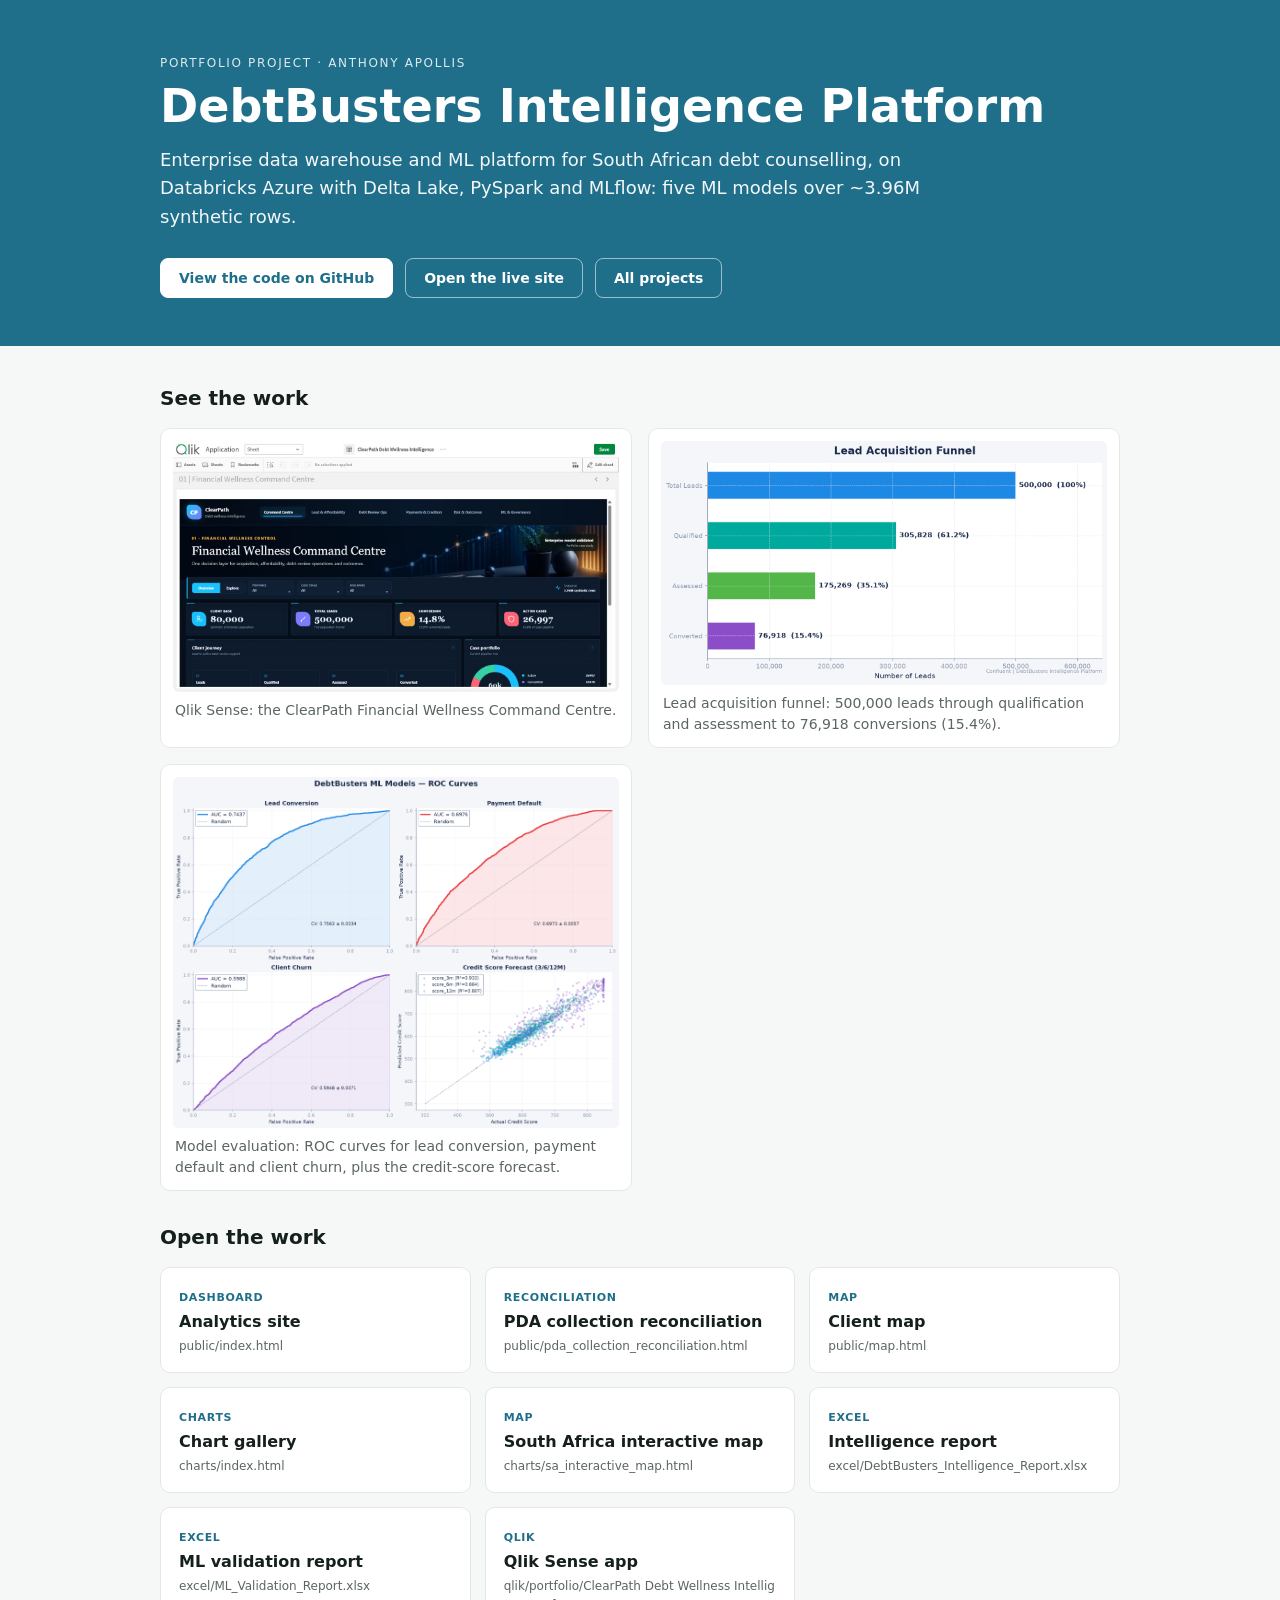
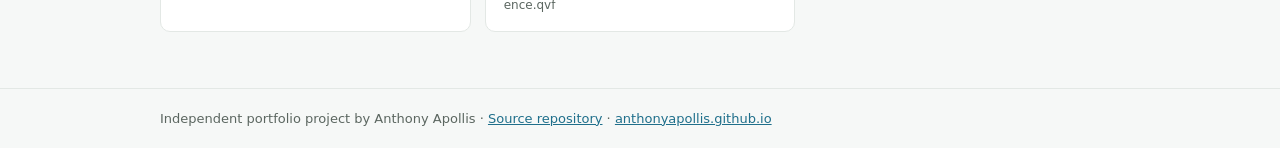
<file: index.html>
<!DOCTYPE html>
<html lang="en">
<head>
<meta charset="utf-8">
<meta name="viewport" content="width=device-width, initial-scale=1">
<title>DebtBusters Intelligence Platform</title>
<meta name="description" content="Enterprise data warehouse and ML platform for South African debt counselling, on Databricks Azure with Delta Lake, PySpark and MLflow: five ML models over ~3.96M synthetic rows.">
<style>
:root{--accent:#1f6f8b;--ink:#15201b;--muted:#5b6660;--line:#e3e8e5;--bg:#f6f8f7}
*{box-sizing:border-box}
body{margin:0;font-family:"Segoe UI",system-ui,-apple-system,sans-serif;background:var(--bg);color:var(--ink)}
header{background:var(--accent);color:#fff;padding:56px 24px 48px}
.wrap{max-width:960px;margin:0 auto}
.kicker{font-size:12px;letter-spacing:.14em;text-transform:uppercase;opacity:.85;margin:0 0 12px}
h1{font-size:clamp(30px,5vw,46px);line-height:1.08;margin:0 0 14px}
.tagline{font-size:18px;line-height:1.6;max-width:760px;margin:0;opacity:.95}
.actions{display:flex;flex-wrap:wrap;gap:12px;margin-top:26px}
.btn{display:inline-flex;align-items:center;padding:11px 18px;border-radius:8px;font-weight:600;font-size:14px;text-decoration:none;border:1px solid rgba(255,255,255,.55);color:#fff}
.btn.primary{background:#fff;color:var(--accent);border-color:#fff}
main{padding:40px 24px 56px}
h2{font-size:20px;margin:0 0 18px}
.grid{display:grid;grid-template-columns:repeat(auto-fill,minmax(260px,1fr));gap:14px}
.card{display:block;background:#fff;border:1px solid var(--line);border-radius:10px;padding:18px;text-decoration:none;color:var(--ink);transition:transform .12s,box-shadow .12s}
.card:hover{transform:translateY(-2px);box-shadow:0 10px 28px rgba(0,0,0,.07)}
.badge{display:inline-block;font-size:11px;font-weight:700;letter-spacing:.06em;text-transform:uppercase;color:var(--accent);margin-bottom:8px}
.card strong{display:block;font-size:16px;margin-bottom:4px}
.card span.path{font-size:12px;color:var(--muted);word-break:break-all}
.note,.disclaimer{background:#fff;border:1px solid var(--line);border-left:4px solid var(--accent);border-radius:8px;padding:14px 18px;margin:0 0 26px;line-height:1.6;color:var(--muted)}
footer{border-top:1px solid var(--line);padding:22px 24px;color:var(--muted);font-size:13px}
footer a{color:var(--accent)}

.gallery{display:grid;grid-template-columns:repeat(auto-fit,minmax(min(420px,100%),1fr));gap:16px;margin:0 0 34px}
figure.shot{margin:0;background:#fff;border:1px solid #e3e8e5;border-radius:10px;padding:12px}
figure.shot img{width:100%;height:auto;display:block;border-radius:6px}
figure.shot figcaption{font-size:14px;color:#5b6660;padding:8px 2px 0;line-height:1.5}
</style>
</head>
<body>
<header><div class="wrap">
<p class="kicker">Portfolio project · Anthony Apollis</p>
<h1>DebtBusters Intelligence Platform</h1>
<p class="tagline">Enterprise data warehouse and ML platform for South African debt counselling, on Databricks Azure with Delta Lake, PySpark and MLflow: five ML models over ~3.96M synthetic rows.</p>
<div class="actions"><a class="btn primary" href="https://github.com/anthonyapollis/DebtBusters_Intelligence_Platform">View the code on GitHub</a><a class="btn" href="https://debtbusters.netlify.app/">Open the live site</a><a class="btn" href="https://anthonyapollis.github.io/portfolio_showcase.html">All projects</a></div>
</div></header>
<main><div class="wrap">
<h2>See the work</h2>
<div class="gallery"><figure class="shot"><img src="qlik/portfolio/screenshots/executive-command-centre.png" alt="Qlik Sense command centre" loading="lazy"><figcaption>Qlik Sense: the ClearPath Financial Wellness Command Centre.</figcaption></figure><figure class="shot"><img src="charts/01_lead_funnel.png" alt="Lead acquisition funnel" loading="lazy"><figcaption>Lead acquisition funnel: 500,000 leads through qualification and assessment to 76,918 conversions (15.4%).</figcaption></figure><figure class="shot"><img src="charts/ml_01_roc_curves.png" alt="ROC curves for the ML models" loading="lazy"><figcaption>Model evaluation: ROC curves for lead conversion, payment default and client churn, plus the credit-score forecast.</figcaption></figure></div>
<h2>Open the work</h2>
<div class="grid"><a class="card" href="public/index.html"><span class="badge">Dashboard</span><strong>Analytics site</strong><span class="path">public/index.html</span></a><a class="card" href="public/pda_collection_reconciliation.html"><span class="badge">Reconciliation</span><strong>PDA collection reconciliation</strong><span class="path">public/pda_collection_reconciliation.html</span></a><a class="card" href="public/map.html"><span class="badge">Map</span><strong>Client map</strong><span class="path">public/map.html</span></a><a class="card" href="charts/index.html"><span class="badge">Charts</span><strong>Chart gallery</strong><span class="path">charts/index.html</span></a><a class="card" href="charts/sa_interactive_map.html"><span class="badge">Map</span><strong>South Africa interactive map</strong><span class="path">charts/sa_interactive_map.html</span></a><a class="card" href="excel/DebtBusters_Intelligence_Report.xlsx"><span class="badge">Excel</span><strong>Intelligence report</strong><span class="path">excel/DebtBusters_Intelligence_Report.xlsx</span></a><a class="card" href="excel/ML_Validation_Report.xlsx"><span class="badge">Excel</span><strong>ML validation report</strong><span class="path">excel/ML_Validation_Report.xlsx</span></a><a class="card" href="qlik/portfolio/ClearPath%20Debt%20Wellness%20Intelligence.qvf"><span class="badge">Qlik</span><strong>Qlik Sense app</strong><span class="path">qlik/portfolio/ClearPath Debt Wellness Intelligence.qvf</span></a></div>
</div></main>
<footer><div class="wrap">Independent portfolio project by Anthony Apollis ·
<a href="https://github.com/anthonyapollis/DebtBusters_Intelligence_Platform">Source repository</a> ·
<a href="https://anthonyapollis.github.io/">anthonyapollis.github.io</a></div></footer>
</body>
</html>
</file>
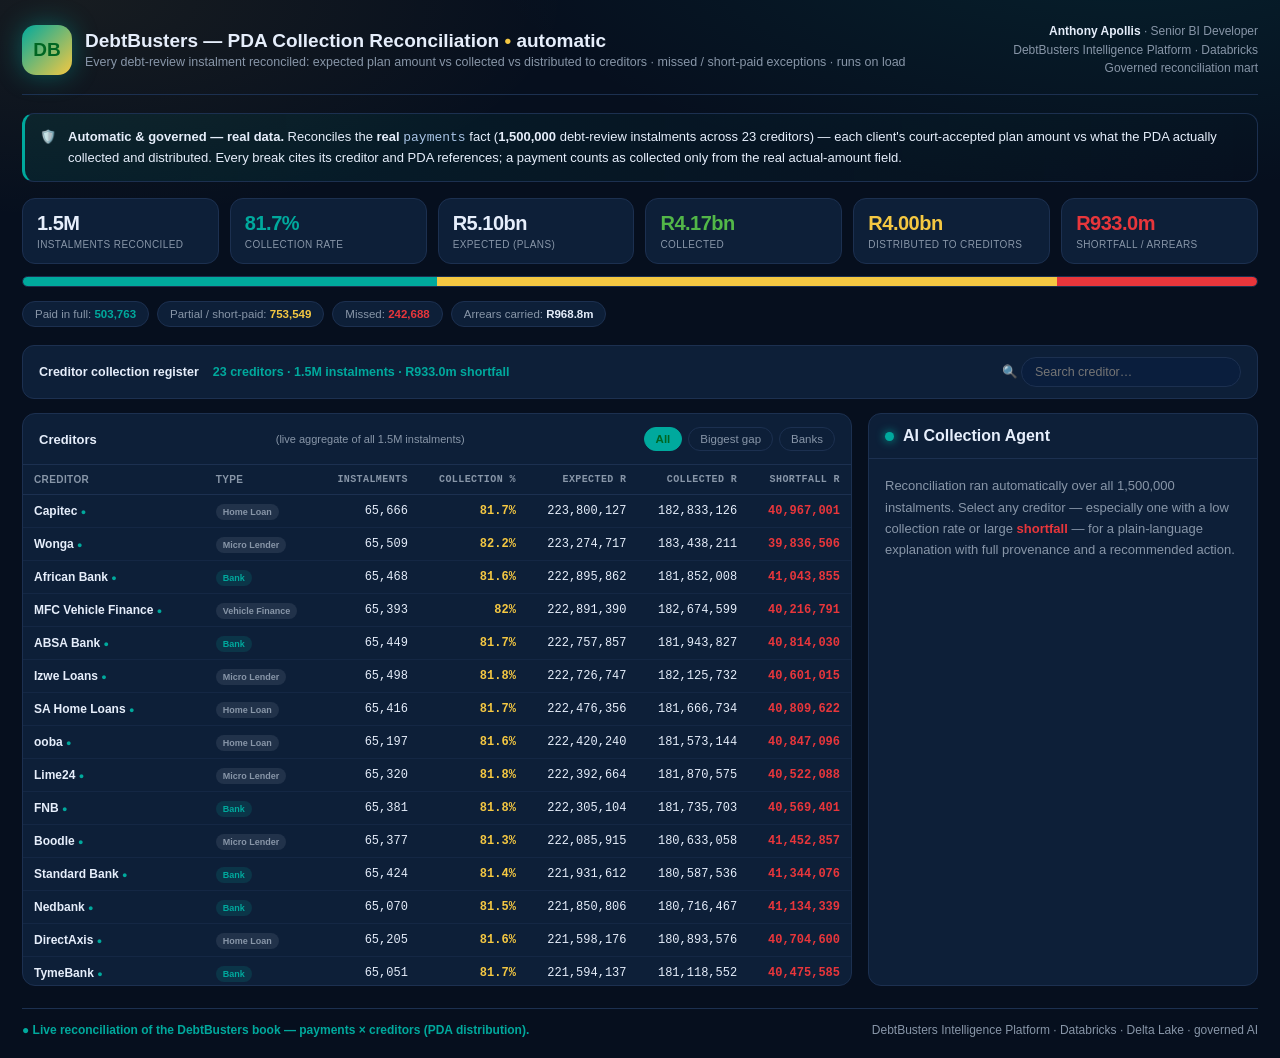
<file: public/pda_collection_reconciliation.html>
<!DOCTYPE html><html lang="en"><head><meta charset="UTF-8"><meta name="viewport" content="width=device-width, initial-scale=1.0">
<title>DebtBusters &mdash; PDA Collection Reconciliation</title>
<style>
  :root{--bg:#060F1E;--panel:#0d1f38;--panel2:#0A1E3D;--line:#1c3050;--acc:#00A99D;--acc-d:#008C81;
    --gold:#F5C842;--gold-d:#e0b02f;--orange:#F57C2D;--red:#E8363B;--green:#52B748;--text:#e6eefb;--muted:#8896A8;}
  *{margin:0;padding:0;box-sizing:border-box;}
  body{font-family:'Segoe UI',Tahoma,sans-serif;background:radial-gradient(1100px 460px at 88% -8%,rgba(0,169,157,.12),transparent 60%),radial-gradient(900px 400px at 6% 0,rgba(245,200,66,.07),transparent 55%),var(--bg);color:var(--text);padding:22px;min-height:100vh;}
  .wrap{max-width:1280px;margin:0 auto;}
  header{display:flex;align-items:center;justify-content:space-between;gap:16px;border-bottom:1px solid var(--line);padding-bottom:16px;margin-bottom:18px;}
  .brand{display:flex;align-items:center;gap:13px;}
  .logo{width:50px;height:50px;border-radius:14px;background:linear-gradient(135deg,var(--acc),var(--gold));display:flex;align-items:center;justify-content:center;font-weight:900;color:#062;font-size:19px;box-shadow:0 0 26px rgba(0,169,157,.45);}
  .brand h1{font-size:19px;font-weight:800;} .brand p{font-size:12.5px;color:var(--muted);margin-top:3px;}
  .byline{text-align:right;font-size:12px;color:var(--muted);line-height:1.55;} .byline b{color:var(--text);} .byline a{color:var(--acc);text-decoration:none;font-weight:700;}
  .gov{display:flex;gap:12px;background:linear-gradient(90deg,rgba(0,169,157,.10),transparent);border:1px solid var(--line);border-left:3px solid var(--acc);border-radius:12px;padding:13px 15px;margin-bottom:16px;font-size:13px;line-height:1.55;}
  .kpis{display:grid;grid-template-columns:repeat(6,1fr);gap:11px;margin-bottom:12px;}
  .kpi{background:var(--panel);border:1px solid var(--line);border-radius:13px;padding:13px 14px;}
  .kpi .n{font-size:20px;font-weight:900;letter-spacing:-.5px;} .kpi .l{font-size:10px;color:var(--muted);margin-top:4px;text-transform:uppercase;letter-spacing:.4px;}
  .kpi.teal .n{color:var(--acc);} .kpi.gold .n{color:var(--gold);} .kpi.red .n{color:var(--red);} .kpi.green .n{color:var(--green);}
  .sumbar{display:flex;height:11px;border-radius:7px;overflow:hidden;margin-bottom:14px;border:1px solid var(--line);}
  .sb-f{background:var(--acc);}.sb-p{background:var(--gold);}.sb-m{background:var(--red);}
  .chips{display:flex;flex-wrap:wrap;gap:8px;margin-bottom:18px;}
  .chip{background:var(--panel);border:1px solid var(--line);border-radius:20px;padding:6px 12px;font-size:11.5px;color:var(--muted);}
  .chip b{color:var(--text);} .chip.red b{color:var(--red);} .chip.gold b{color:var(--gold);} .chip.teal b{color:var(--acc);}
  .controls{display:flex;flex-wrap:wrap;align-items:center;gap:14px;background:var(--panel);border:1px solid var(--line);border-radius:12px;padding:11px 16px;margin-bottom:14px;font-size:12.5px;color:var(--muted);}
  .search{margin-left:auto;} .search input{background:var(--panel2);border:1px solid var(--line);color:var(--text);border-radius:20px;padding:7px 13px;font-size:12.5px;width:220px;}
  .grid{display:grid;grid-template-columns:1fr 390px;gap:16px;} @media(max-width:1040px){.grid{grid-template-columns:1fr;}.kpis{grid-template-columns:repeat(3,1fr);}}
  .card{background:var(--panel);border:1px solid var(--line);border-radius:13px;overflow:hidden;}
  .card h2{font-size:13px;font-weight:800;padding:13px 16px;border-bottom:1px solid var(--line);display:flex;justify-content:space-between;align-items:center;gap:10px;}
  .filters{display:flex;gap:6px;} .fbtn{font-size:11.5px;padding:5px 11px;border-radius:20px;border:1px solid var(--line);background:transparent;color:var(--muted);cursor:pointer;}
  .fbtn.active{background:var(--acc);color:#062;border-color:var(--acc);font-weight:800;}
  table{width:100%;border-collapse:collapse;font-size:12px;} th{text-align:left;color:var(--muted);font-weight:600;font-size:10px;text-transform:uppercase;letter-spacing:.4px;padding:9px 11px;border-bottom:1px solid var(--line);position:sticky;top:0;background:var(--panel);}
  td{padding:9px 11px;border-bottom:1px solid rgba(28,48,80,.5);} tbody tr{cursor:pointer;} tbody tr:hover{background:rgba(0,169,157,.06);}
  tbody tr.sel{background:rgba(0,169,157,.12);box-shadow:inset 3px 0 0 var(--acc);}
  .mono{font-family:'Consolas',monospace;color:#a9c4e6;} .amt{text-align:right;font-family:'Consolas',monospace;}
  .tblwrap{max-height:520px;overflow:auto;}
  .pill{font-size:9px;font-weight:800;padding:3px 7px;border-radius:20px;white-space:nowrap;}
  .t-Bank{background:rgba(0,169,157,.16);color:var(--acc);} .t-Retailer{background:rgba(245,200,66,.16);color:var(--gold);}
  .t-default{background:rgba(136,150,168,.16);color:var(--muted);}
  .rate-good{color:var(--acc);font-weight:700;} .rate-mid{color:var(--gold);font-weight:700;} .rate-bad{color:var(--red);font-weight:700;}
  .ai .head{display:flex;align-items:center;gap:9px;padding:13px 16px;border-bottom:1px solid var(--line);}
  .ai .dot{width:9px;height:9px;border-radius:50%;background:var(--acc);box-shadow:0 0 10px var(--acc);animation:blink 1.6s infinite;} @keyframes blink{50%{opacity:.35;}}
  .ai .body{padding:16px;min-height:380px;} .ai .empty{color:var(--muted);font-size:13px;line-height:1.65;}
  .ai .verdict{font-size:14px;font-weight:800;margin-bottom:10px;} .ai p{font-size:13px;line-height:1.65;margin-bottom:12px;}
  .prov{background:var(--panel2);border:1px solid var(--line);border-radius:10px;padding:11px 13px;font-size:12px;margin-bottom:12px;}
  .prov .h{font-size:9.5px;text-transform:uppercase;letter-spacing:1px;color:var(--muted);margin-bottom:7px;}
  .prov .row{display:flex;justify-content:space-between;gap:10px;padding:3px 0;} .prov .row span:first-child{color:var(--muted);}
  .action{font-size:12.5px;background:rgba(0,169,157,.07);border:1px solid var(--line);border-left:3px solid var(--acc);border-radius:9px;padding:10px 12px;line-height:1.5;}
  .guard{margin-top:13px;font-size:11px;color:var(--muted);line-height:1.55;border-top:1px dashed var(--line);padding-top:11px;} .guard b{color:var(--acc);}
  footer{margin-top:22px;padding-top:14px;border-top:1px solid var(--line);color:var(--muted);font-size:12px;display:flex;justify-content:space-between;flex-wrap:wrap;gap:8px;}
  .real{color:var(--acc);font-weight:700;}
</style></head><body>
<div class="wrap">
  <header>
    <div class="brand"><div class="logo">DB</div>
      <div><h1>DebtBusters &mdash; PDA Collection Reconciliation <span style="color:var(--gold);">&bull;</span> automatic</h1>
      <p>Every debt-review instalment reconciled: expected plan amount vs collected vs distributed to creditors &middot; missed / short-paid exceptions &middot; runs on load</p></div></div>
    <div class="byline"><b>Anthony Apollis</b> &middot; Senior BI Developer<br>DebtBusters Intelligence Platform &middot; Databricks<br><span>Governed reconciliation mart</span></div>
  </header>
  <div class="gov"><span>&#128737;&#65039;</span><div><b>Automatic &amp; governed &mdash; real data.</b> Reconciles the <b>real</b> <span class="mono">payments</span> fact (<b>1,500,000</b> debt-review instalments across <span id="ncr">23</span> creditors) &mdash; each client's court-accepted plan amount vs what the PDA actually collected and distributed. Every break cites its creditor and PDA references; a payment counts as collected only from the real actual-amount field.</div></div>

  <div class="kpis" id="kpis"></div>
  <div class="sumbar" id="sumbar"><div class="sb-f" style="width:0"></div><div class="sb-p" style="width:0"></div><div class="sb-m" style="width:0"></div></div>
  <div class="chips" id="chips"></div>

  <div class="controls">
    <span style="font-weight:700;color:var(--text);">Creditor collection register</span>
    <span id="status" style="color:var(--acc);font-weight:700;"></span>
    <span class="search">&#128269; <input id="search" placeholder="Search creditor&hellip;"></span>
  </div>

  <div class="grid">
    <div class="card">
      <h2>Creditors <span style="font-weight:400;color:var(--muted);font-size:11px;">(live aggregate of all 1.5M instalments)</span>
        <div class="filters" id="filters">
          <button class="fbtn active" data-f="all">All</button>
          <button class="fbtn" data-f="gap">Biggest gap</button>
          <button class="fbtn" data-f="bank">Banks</button>
        </div></h2>
      <div class="tblwrap"><table>
        <thead><tr><th>Creditor</th><th>Type</th><th class="amt">Instalments</th><th class="amt">Collection %</th><th class="amt">Expected R</th><th class="amt">Collected R</th><th class="amt">Shortfall R</th></tr></thead>
        <tbody id="rows"></tbody>
      </table></div>
    </div>
    <div class="card ai"><div class="head"><span class="dot"></span><b>AI Collection Agent</b></div>
      <div class="body" id="ai"><div class="empty">Reconciliation ran automatically over all 1,500,000 instalments. Select any creditor &mdash; especially one with a low collection rate or large <b style="color:var(--red)">shortfall</b> &mdash; for a plain-language explanation with full provenance and a recommended action.</div></div>
    </div>
  </div>

  <footer><span class="real">&#9679; Live reconciliation of the DebtBusters book &mdash; payments &times; creditors (PDA distribution).</span>
  <span>DebtBusters Intelligence Platform &middot; Databricks &middot; Delta Lake &middot; governed AI</span></footer>
</div>
<script>
const D = {"rows":[{"cid":"eca8e797-cfab-49b5-bb7e-9dcb87d77ccd","name":"Capitec","type":"Home Loan","ncr":true,"n":65666,"full":21926,"part":33093,"miss":10647,"exp":223800126.91,"act":182833125.68,"dist":175523933.03,"arr":42541423.94,"rate":81.7,"samples":["PDA-4551227","PDA-1767543","PDA-5926037","PDA-3848182"]},{"cid":"d9c20cfa-95cd-4b14-81ce-546043cb3dcf","name":"Wonga","type":"Micro Lender","ncr":true,"n":65509,"full":22039,"part":33073,"miss":10397,"exp":223274717.26,"act":183438211.3,"dist":176053155.62,"arr":41418882.92,"rate":82.2,"samples":["PDA-7210388","PDA-4300745","PDA-3933887","PDA-7055000"]},{"cid":"328ea77a-8165-40a7-aacf-724baf8b6bd8","name":"African Bank","type":"Bank","ncr":true,"n":65468,"full":21990,"part":32814,"miss":10664,"exp":222895862.48,"act":181852007.59,"dist":174590845.64,"arr":42598301.32,"rate":81.6,"samples":["PDA-4313310","PDA-5740502","PDA-6029237","PDA-3478395"]},{"cid":"549038ab-ab49-4246-b0e1-8d8b1d82c3cf","name":"MFC Vehicle Finance","type":"Vehicle Finance","ncr":true,"n":65393,"full":21996,"part":32916,"miss":10481,"exp":222891390.19,"act":182674599.45,"dist":175384884.72,"arr":41773599.68,"rate":82.0,"samples":["PDA-3709387","PDA-7436296","PDA-6644516","PDA-9709582"]},{"cid":"b6955df2-62b8-4b92-937c-68d14d9b58f5","name":"ABSA Bank","type":"Bank","ncr":true,"n":65449,"full":22113,"part":32804,"miss":10532,"exp":222757857.07,"act":181943826.63,"dist":174648341.08,"arr":42371491.68,"rate":81.7,"samples":["PDA-6082635","PDA-1572044","PDA-9446486","PDA-3533844"]},{"cid":"a9f2f700-ba7a-4bcd-89a7-e3db320b27dd","name":"Izwe Loans","type":"Micro Lender","ncr":true,"n":65498,"full":22098,"part":32847,"miss":10553,"exp":222726747.09,"act":182125731.62,"dist":174819660.13,"arr":42171130.32,"rate":81.8,"samples":["PDA-3930364","PDA-6498694","PDA-1019876","PDA-5409603"]},{"cid":"35dd7033-35dc-4fa1-9490-f4951802e4fb","name":"SA Home Loans","type":"Home Loan","ncr":true,"n":65416,"full":21898,"part":32968,"miss":10550,"exp":222476355.51,"act":181666733.95,"dist":174435210.42,"arr":42362289.48,"rate":81.7,"samples":["PDA-8417623","PDA-6270863","PDA-3874786","PDA-4016214"]},{"cid":"1b08d1a9-f512-48ac-b091-e1412f1bfb41","name":"ooba","type":"Home Loan","ncr":true,"n":65197,"full":21910,"part":32672,"miss":10615,"exp":222420240.29,"act":181573144.46,"dist":174303837.15,"arr":42395037.17,"rate":81.6,"samples":["PDA-7264369","PDA-5840141","PDA-4138664","PDA-5056913"]},{"cid":"a6a7ce60-65f6-4133-a47a-357a8d124b01","name":"Lime24","type":"Micro Lender","ncr":true,"n":65320,"full":21862,"part":32865,"miss":10593,"exp":222392663.82,"act":181870575.35,"dist":174581405.74,"arr":42076873.13,"rate":81.8,"samples":["PDA-8372204","PDA-7074316","PDA-1760107","PDA-2090201"]},{"cid":"6d73d419-13dd-4282-a23f-6ebe2263ba32","name":"FNB","type":"Bank","ncr":true,"n":65381,"full":21958,"part":32823,"miss":10600,"exp":222305103.74,"act":181735702.97,"dist":174483913.88,"arr":42115170.98,"rate":81.8,"samples":["PDA-7697509","PDA-1006457","PDA-6281864","PDA-1489025"]},{"cid":"fb9120c0-e951-4533-9d30-b67934a09e6e","name":"Boodle","type":"Micro Lender","ncr":true,"n":65377,"full":21757,"part":32822,"miss":10798,"exp":222085914.6,"act":180633057.92,"dist":173440263.85,"arr":42996617.66,"rate":81.3,"samples":["PDA-6893217","PDA-3696033","PDA-5935709","PDA-8895134"]},{"cid":"19455144-591c-47d7-aa47-40f9a53f241f","name":"Standard Bank","type":"Bank","ncr":true,"n":65424,"full":21919,"part":32768,"miss":10737,"exp":221931612.15,"act":180587535.79,"dist":173345685.29,"arr":42890511.75,"rate":81.4,"samples":["PDA-4430119","PDA-8834536","PDA-7957641","PDA-6262729"]},{"cid":"b35bdee0-6214-49b0-8506-2ec0c48f92f5","name":"Nedbank","type":"Bank","ncr":true,"n":65070,"full":21798,"part":32648,"miss":10624,"exp":221850806.09,"act":180716466.81,"dist":173503650.88,"arr":42687670.08,"rate":81.5,"samples":["PDA-9829514","PDA-1706777","PDA-8750805","PDA-9342150"]},{"cid":"41765330-ec56-4733-8779-f046c5222ba6","name":"DirectAxis","type":"Home Loan","ncr":true,"n":65205,"full":22007,"part":32620,"miss":10578,"exp":221598175.99,"act":180893575.52,"dist":173617565.07,"arr":42269150.99,"rate":81.6,"samples":["PDA-1631406","PDA-1852477","PDA-6146008","PDA-9275345"]},{"cid":"ff6a5075-ba5c-4068-a901-fcbe6b8138f2","name":"TymeBank","type":"Bank","ncr":true,"n":65051,"full":21712,"part":32790,"miss":10549,"exp":221594136.7,"act":181118551.75,"dist":173864822.35,"arr":42053414.01,"rate":81.7,"samples":["PDA-7403289","PDA-9605525","PDA-4042637","PDA-9913280"]},{"cid":"34cd9159-192b-47c0-9727-c0c98201b572","name":"WesBank","type":"Bank","ncr":true,"n":65083,"full":22025,"part":32745,"miss":10313,"exp":221524154.32,"act":181802878.33,"dist":174521836.77,"arr":41267870.82,"rate":82.1,"samples":["PDA-8294151","PDA-3362607","PDA-1254022","PDA-1936999"]},{"cid":"2d6fc443-ad07-419a-81aa-b96b8ca70e6c","name":"Discovery Bank","type":"Bank","ncr":true,"n":64984,"full":21743,"part":32654,"miss":10587,"exp":221402643.81,"act":180700814.08,"dist":173475736.42,"arr":42258038.72,"rate":81.6,"samples":["PDA-2662188","PDA-5014905","PDA-3224066","PDA-8404099"]},{"cid":"98283839-a3b6-4340-8d95-89e5cd5dc494","name":"Bayport","type":"Micro Lender","ncr":true,"n":65014,"full":21960,"part":32514,"miss":10540,"exp":221296985.62,"act":180787963.42,"dist":173528115.27,"arr":42054188.59,"rate":81.7,"samples":["PDA-6663969","PDA-5903241","PDA-2200011","PDA-4400246"]},{"cid":"7fd552c5-01ec-4a78-9e35-fd27a6fcdf34","name":"RCS","type":"Retailer","ncr":true,"n":65002,"full":21829,"part":32722,"miss":10451,"exp":221164676.74,"act":180890771.7,"dist":173616091.69,"arr":41821004.62,"rate":81.8,"samples":["PDA-5181993","PDA-4077961","PDA-3536530","PDA-6352612"]},{"cid":"dc9593ed-065f-48cd-9226-9adcec85d6be","name":"Sanlam Personal Loans","type":"Insurance","ncr":true,"n":64924,"full":21801,"part":32781,"miss":10342,"exp":221035918.06,"act":181070207.98,"dist":173839614.51,"arr":41516547.34,"rate":81.9,"samples":["PDA-6509775","PDA-9164726","PDA-3266681","PDA-7294280"]},{"cid":"ae212e1d-9858-4f7b-aaa3-51bf8ff0f314","name":"Old Mutual Finance","type":"Vehicle Finance","ncr":true,"n":64925,"full":21701,"part":32623,"miss":10601,"exp":220787970.25,"act":180261599.07,"dist":173018156.12,"arr":42067036.44,"rate":81.6,"samples":["PDA-9163778","PDA-6774562","PDA-6552973","PDA-6313123"]},{"cid":"32472675-41fd-49e9-89d5-3750b6e0509f","name":"Edgars Credit","type":"Retailer","ncr":true,"n":64848,"full":21762,"part":32558,"miss":10528,"exp":220480062.28,"act":180104631.31,"dist":172912208.39,"arr":41901521.35,"rate":81.7,"samples":["PDA-3071104","PDA-6191908","PDA-6970529","PDA-3379367"]},{"cid":"ab818ce5-8014-4815-b6ec-acfa25373e83","name":"Woolworths Financial","type":"Retailer","ncr":true,"n":64796,"full":21959,"part":32429,"miss":10408,"exp":219433214.04,"act":179842144.78,"dist":172617261.41,"arr":41145764.56,"rate":82.0,"samples":["PDA-4969199","PDA-7173854","PDA-3431114","PDA-2001588"]}],"kpi":{"n":1500000,"full":503763,"part":753549,"miss":242688,"exp":5104127335.01,"act":4171123857.46,"dist":4004126195.43,"arr":968753537.55,"creditors":23,"rate":81.7,"gap":933003477.55}};
const K = D.kpi;
const fmt=(n)=> n==null?'\u2014':Math.round(n).toLocaleString('en-ZA');
const bn=(n)=> 'R'+(n/1e9).toFixed(2)+'bn';
const mn=(n)=> Math.abs(n)>=1e9?bn(n):'R'+(n/1e6).toFixed(1)+'m';
let FILTER='all', SEL=null, SEARCH='';
document.getElementById('ncr').textContent=K.creditors;

function rateCls(r){return r>=85?'rate-good':r>=75?'rate-mid':'rate-bad';}
function typeCls(t){return t==='Bank'?'t-Bank':(t==='Retailer'?'t-Retailer':'t-default');}
function renderKPIs(){
  document.getElementById('kpis').innerHTML=`
    <div class="kpi"><div class="n">${(K.n/1e6).toFixed(1)}M</div><div class="l">Instalments reconciled</div></div>
    <div class="kpi teal"><div class="n">${K.rate}%</div><div class="l">Collection rate</div></div>
    <div class="kpi"><div class="n">${bn(K.exp)}</div><div class="l">Expected (plans)</div></div>
    <div class="kpi green"><div class="n">${bn(K.act)}</div><div class="l">Collected</div></div>
    <div class="kpi gold"><div class="n">${bn(K.dist)}</div><div class="l">Distributed to creditors</div></div>
    <div class="kpi red"><div class="n">${mn(K.gap)}</div><div class="l">Shortfall / arrears</div></div>`;
  const sb=document.getElementById('sumbar').children;
  sb[0].style.width=(K.full/K.n*100)+'%'; sb[1].style.width=(K.part/K.n*100)+'%'; sb[2].style.width=(K.miss/K.n*100)+'%';
  document.getElementById('chips').innerHTML=`
    <span class="chip teal">Paid in full: <b>${fmt(K.full)}</b></span>
    <span class="chip gold">Partial / short-paid: <b>${fmt(K.part)}</b></span>
    <span class="chip red">Missed: <b>${fmt(K.miss)}</b></span>
    <span class="chip">Arrears carried: <b>${mn(K.arr)}</b></span>`;
}
function renderRows(){
  let list=D.rows.map((r,i)=>({r,i}));
  if(FILTER==='bank') list=list.filter(({r})=>r.type==='Bank');
  if(SEARCH){const s=SEARCH.toLowerCase(); list=list.filter(({r})=>r.name.toLowerCase().includes(s));}
  if(FILTER==='gap') list.sort((a,b)=>(b.r.exp-b.r.act)-(a.r.exp-a.r.act));
  document.getElementById('rows').innerHTML=list.map(({r,i})=>`<tr data-i="${i}" class="${SEL===i?'sel':''}">
    <td style="font-weight:700;color:var(--text)">${r.name}${r.ncr?' <span style="color:var(--acc);font-size:9px" title="NCR registered">&#9679;</span>':''}</td>
    <td><span class="pill ${typeCls(r.type)}">${r.type}</span></td>
    <td class="amt">${fmt(r.n)}</td>
    <td class="amt ${rateCls(r.rate)}">${r.rate}%</td>
    <td class="amt">${fmt(r.exp)}</td>
    <td class="amt">${fmt(r.act)}</td>
    <td class="amt" style="color:var(--red);font-weight:700">${fmt(r.exp-r.act)}</td></tr>`).join('') || '<tr><td colspan=7 style="padding:16px;color:var(--muted)">No creditors match.</td></tr>';
  document.querySelectorAll('#rows tr[data-i]').forEach(tr=>tr.onclick=()=>{SEL=+tr.dataset.i;renderRows();renderAI();});
}
function renderAI(){
  const el=document.getElementById('ai'); if(SEL===null)return; const r=D.rows[SEL];
  const gap=r.exp-r.act; const c=r.rate>=85?'var(--acc)':r.rate>=75?'var(--gold)':'var(--red)';
  const v=r.rate>=85?'\u2713 Strong collection for this creditor':(r.rate>=75?'\u25b3 Watch \u2014 elevated short-pay/missed':'\u2715 Weak collection \u2014 large shortfall');
  const samp=(r.samples&&r.samples.length)?r.samples.map(s=>`<span class="mono">${s}</span>`).join(', '):'none captured';
  el.innerHTML=`<div class="verdict" style="color:${c}">${v}</div>
    <p><b>${r.name}</b> (${r.type}${r.ncr?', NCR-registered':''}) is owed across <b>${fmt(r.n)}</b> debt-review instalments totalling <b>${bn(r.exp)}</b>. The PDA collected <b>${bn(r.act)}</b> (<b>${r.rate}%</b>) and distributed <b>${bn(r.dist)}</b>, leaving a <b style="color:var(--red)">${mn(gap)}</b> shortfall. <b>${fmt(r.full)}</b> instalments paid in full, <b>${fmt(r.part)}</b> short-paid, <b>${fmt(r.miss)}</b> missed entirely.</p>
    <div class="prov"><div class="h">Provenance \u2014 real aggregate</div>
    <div class="row"><span>Creditor</span><span class="mono">${r.name}</span></div>
    <div class="row"><span>Type / NCR</span><span class="mono">${r.type} / ${r.ncr?'registered':'no'}</span></div>
    <div class="row"><span>Instalments</span><span class="mono">${fmt(r.n)}</span></div>
    <div class="row"><span>Full / Partial / Missed</span><span class="mono">${fmt(r.full)} / ${fmt(r.part)} / ${fmt(r.miss)}</span></div>
    <div class="row"><span>Expected</span><span class="mono">${bn(r.exp)}</span></div>
    <div class="row"><span>Collected</span><span class="mono">${bn(r.act)} (${r.rate}%)</span></div>
    <div class="row"><span>Distributed</span><span class="mono">${bn(r.dist)}</span></div>
    <div class="row"><span>Shortfall</span><span class="mono" style="color:var(--red)">${mn(gap)}</span></div>
    <div class="row"><span>Arrears carried</span><span class="mono">${mn(r.arr)}</span></div>
    <div class="row" style="border-top:1px dashed var(--line);margin-top:5px;padding-top:6px;"><span>Sample PDA refs</span></div>
    <div style="font-size:11px;line-height:1.7;color:var(--text)">${samp}</div></div>
    <div class="action"><b>Recommended action:</b><br>${r.rate<75?'Escalate: re-present short-paid debit orders, flag missed instalments to the counsellor, and confirm the PDA distribution to '+r.name+' matches what was collected before the next NCR reporting cycle.':(r.part>r.full?'Chase the short-paid backlog \u2014 many instalments are underfunded; verify PDA distribution reconciles to collections.':'Collection is healthy \u2014 confirm PDA distribution ties out and monitor.')}</div>
    <div class="guard"><b>Guardrail:</b> figures are a live aggregate of the real payment rows for this creditor and a deterministic status rule. Collected uses the actual-amount field only \u2014 an expected instalment is never assumed paid.</div>`;
}
function run(){ renderKPIs(); renderRows();
  document.getElementById('status').textContent=`${K.creditors} creditors \u00b7 ${(K.n/1e6).toFixed(1)}M instalments \u00b7 ${mn(K.gap)} shortfall`; }
document.getElementById('search').oninput=e=>{SEARCH=e.target.value;renderRows();};
document.getElementById('filters').querySelectorAll('.fbtn').forEach(b=>b.onclick=()=>{document.querySelectorAll('.fbtn').forEach(x=>x.classList.remove('active'));b.classList.add('active');FILTER=b.dataset.f;renderRows();});
run();
</script></body></html>
</file>
